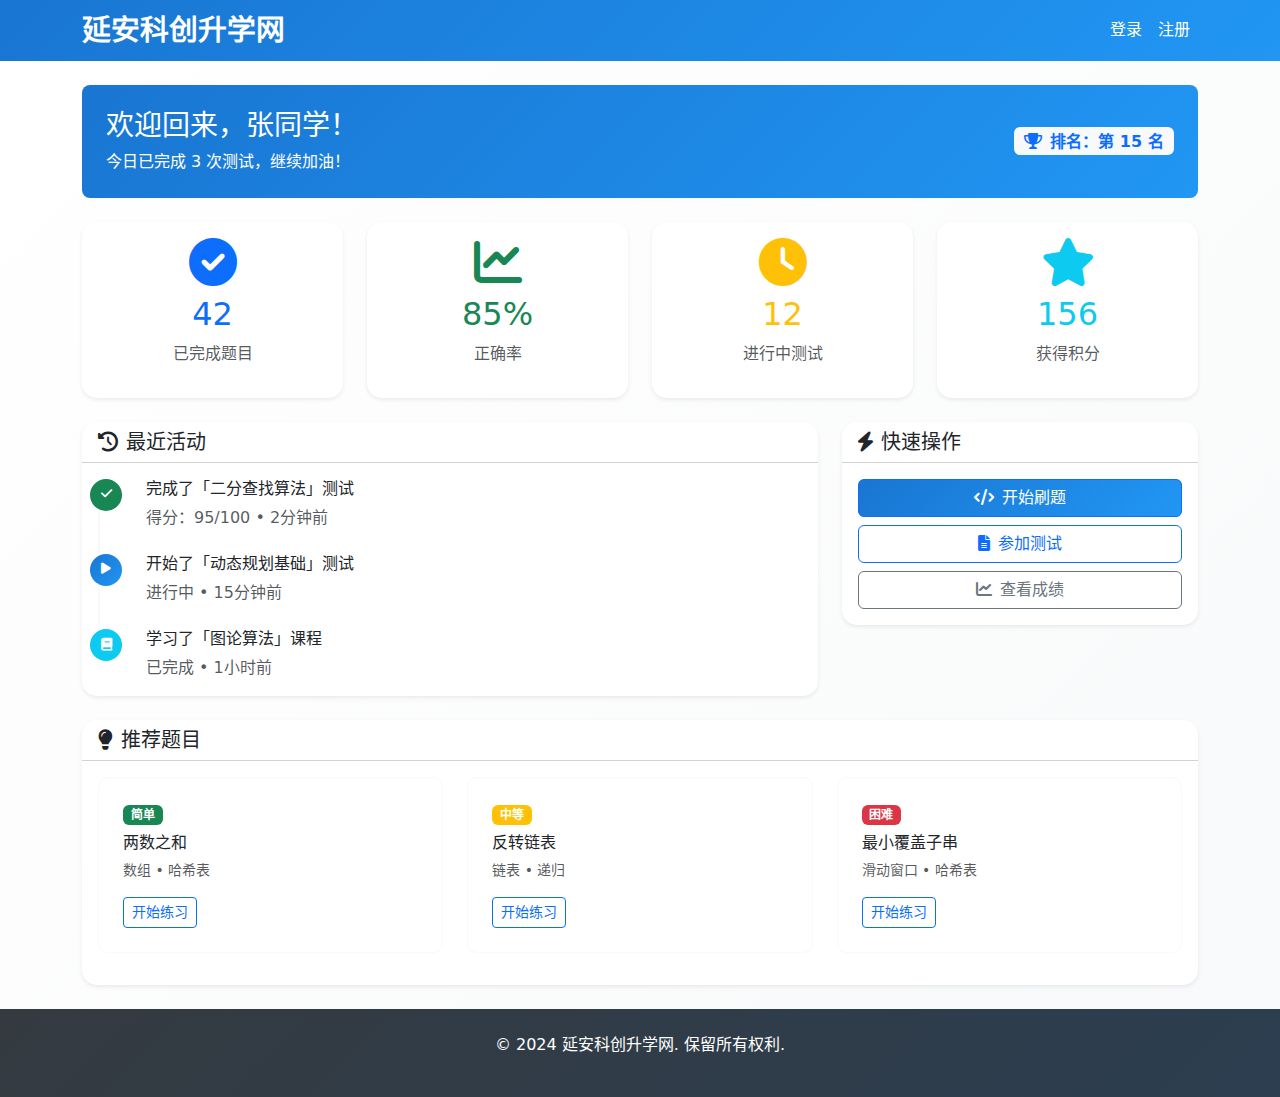
<file: Desktop/Trea开发/python课程/WebCourse/informatics-test-platform/dashboard.html>
<!DOCTYPE html>
<html lang="zh-CN">
<head>
    <meta charset="UTF-8">
    <meta name="viewport" content="width=device-width, initial-scale=1.0">
    <title>个人中心 - 延安科创升学网</title>
    <link rel="stylesheet" href="src/styles/main.css">
    <link href="https://cdn.jsdelivr.net/npm/bootstrap@5.3.0/dist/css/bootstrap.min.css" rel="stylesheet">
    <link href="https://cdnjs.cloudflare.com/ajax/libs/font-awesome/6.0.0/css/all.min.css" rel="stylesheet">
</head>
<body>
    <header class="header">
        <nav class="navbar navbar-expand-lg navbar-dark bg-primary">
            <div class="container">
                <a class="navbar-brand" href="index.html">
                    <h1 class="site-title">延安科创升学网</h1>
                </a>
                <button class="navbar-toggler" type="button" data-bs-toggle="collapse" data-bs-target="#mainNavigation">
                    <span class="navbar-toggler-icon"></span>
                </button>
                <div class="collapse navbar-collapse" id="mainNavigation">
                    <!-- 导航栏将由JavaScript动态生成 -->
                </div>
            </div>
        </nav>
    </header>

    <main class="main-content py-4">
        <div class="container">
            <!-- 欢迎横幅 -->
            <div class="row mb-4">
                <div class="col-12">
                    <div class="welcome-banner bg-gradient-blue text-white p-4 rounded-3">
                        <div class="row align-items-center">
                            <div class="col-md-8">
                                <h3>欢迎回来，张同学！</h3>
                                <p class="mb-0">今日已完成 3 次测试，继续加油！</p>
                            </div>
                            <div class="col-md-4 text-md-end">
                                <span class="badge bg-light text-primary fs-6">
                                    <i class="fas fa-trophy me-2"></i>排名：第 15 名
                                </span>
                            </div>
                        </div>
                    </div>
                </div>
            </div>

            <div class="row">
                <!-- 数据统计卡片 -->
                <div class="col-xl-3 col-md-6 mb-4">
                    <div class="card border-0 shadow-sm h-100">
                        <div class="card-body text-center">
                            <div class="text-primary mb-2">
                                <i class="fas fa-check-circle fa-3x"></i>
                            </div>
                            <h2 class="text-primary">42</h2>
                            <p class="text-muted">已完成题目</p>
                        </div>
                    </div>
                </div>

                <div class="col-xl-3 col-md-6 mb-4">
                    <div class="card border-0 shadow-sm h-100">
                        <div class="card-body text-center">
                            <div class="text-success mb-2">
                                <i class="fas fa-chart-line fa-3x"></i>
                            </div>
                            <h2 class="text-success">85%</h2>
                            <p class="text-muted">正确率</p>
                        </div>
                    </div>
                </div>

                <div class="col-xl-3 col-md-6 mb-4">
                    <div class="card border-0 shadow-sm h-100">
                        <div class="card-body text-center">
                            <div class="text-warning mb-2">
                                <i class="fas fa-clock fa-3x"></i>
                            </div>
                            <h2 class="text-warning">12</h2>
                            <p class="text-muted">进行中测试</p>
                        </div>
                    </div>
                </div>

                <div class="col-xl-3 col-md-6 mb-4">
                    <div class="card border-0 shadow-sm h-100">
                        <div class="card-body text-center">
                            <div class="text-info mb-2">
                                <i class="fas fa-star fa-3x"></i>
                            </div>
                            <h2 class="text-info">156</h2>
                            <p class="text-muted">获得积分</p>
                        </div>
                    </div>
                </div>
            </div>

            <div class="row">
                <!-- 最近活动 -->
                <div class="col-lg-8 mb-4">
                    <div class="card border-0 shadow-sm">
                        <div class="card-header bg-white">
                            <h5 class="card-title mb-0">
                                <i class="fas fa-history me-2"></i>最近活动
                            </h5>
                        </div>
                        <div class="card-body">
                            <div class="timeline">
                                <div class="timeline-item">
                                    <div class="timeline-icon bg-success">
                                        <i class="fas fa-check"></i>
                                    </div>
                                    <div class="timeline-content">
                                        <h6>完成了「二分查找算法」测试</h6>
                                        <p class="text-muted mb-0">得分：95/100 • 2分钟前</p>
                                    </div>
                                </div>
                                <div class="timeline-item">
                                    <div class="timeline-icon bg-primary">
                                        <i class="fas fa-play"></i>
                                    </div>
                                    <div class="timeline-content">
                                        <h6>开始了「动态规划基础」测试</h6>
                                        <p class="text-muted mb-0">进行中 • 15分钟前</p>
                                    </div>
                                </div>
                                <div class="timeline-item">
                                    <div class="timeline-icon bg-info">
                                        <i class="fas fa-book"></i>
                                    </div>
                                    <div class="timeline-content">
                                        <h6>学习了「图论算法」课程</h6>
                                        <p class="text-muted mb-0">已完成 • 1小时前</p>
                                    </div>
                                </div>
                            </div>
                        </div>
                    </div>
                </div>

                <!-- 快速操作 -->
                <div class="col-lg-4 mb-4">
                    <div class="card border-0 shadow-sm">
                        <div class="card-header bg-white">
                            <h5 class="card-title mb-0">
                                <i class="fas fa-bolt me-2"></i>快速操作
                            </h5>
                        </div>
                        <div class="card-body">
                            <div class="d-grid gap-2">
                                <a href="problems.html" class="btn btn-primary">
                                    <i class="fas fa-code me-2"></i>开始刷题
                                </a>
                                <a href="tests.html" class="btn btn-outline-primary">
                                    <i class="fas fa-file-alt me-2"></i>参加测试
                                </a>
                                <a href="results.html" class="btn btn-outline-secondary">
                                    <i class="fas fa-chart-line me-2"></i>查看成绩
                                </a>
                            </div>
                        </div>
                    </div>
                </div>
            </div>

            <!-- 推荐题目 -->
            <div class="row">
                <div class="col-12">
                    <div class="card border-0 shadow-sm">
                        <div class="card-header bg-white">
                            <h5 class="card-title mb-0">
                                <i class="fas fa-lightbulb me-2"></i>推荐题目
                            </h5>
                        </div>
                        <div class="card-body">
                            <div class="row">
                                <div class="col-md-4 mb-3">
                                    <div class="problem-card">
                                        <span class="badge bg-success mb-2">简单</span>
                                        <h6>两数之和</h6>
                                        <p class="text-muted small">数组 • 哈希表</p>
                                        <a href="#" class="btn btn-sm btn-outline-primary">开始练习</a>
                                    </div>
                                </div>
                                <div class="col-md-4 mb-3">
                                    <div class="problem-card">
                                        <span class="badge bg-warning mb-2">中等</span>
                                        <h6>反转链表</h6>
                                        <p class="text-muted small">链表 • 递归</p>
                                        <a href="#" class="btn btn-sm btn-outline-primary">开始练习</a>
                                    </div>
                                </div>
                                <div class="col-md-4 mb-3">
                                    <div class="problem-card">
                                        <span class="badge bg-danger mb-2">困难</span>
                                        <h6>最小覆盖子串</h6>
                                        <p class="text-muted small">滑动窗口 • 哈希表</p>
                                        <a href="#" class="btn btn-sm btn-outline-primary">开始练习</a>
                                    </div>
                                </div>
                            </div>
                        </div>
                    </div>
                </div>
            </div>
        </div>
    </main>

    <footer class="footer bg-dark text-white py-4">
        <div class="container text-center">
            <p>&copy; 2024 延安科创升学网. 保留所有权利.</p>
        </div>
    </footer>

    <script src="https://cdn.jsdelivr.net/npm/bootstrap@5.3.0/dist/js/bootstrap.bundle.min.js"></script>
    <script src="src/js/main.js"></script>
    <script>
        // 页面特定初始化
        document.addEventListener('DOMContentLoaded', function() {
            console.log('仪表板页面初始化完成');
            
            // 检查是否有传递过来的数据
            if (window.DataManager) {
                const pageData = window.DataManager.get('pageData');
                if (pageData) {
                    console.log('接收到页面数据:', pageData);
                    // 可以在这里使用传递过来的数据
                    // 例如更新页面内容或显示通知
                    if (pageData.message) {
                        UIUtils.showToast(pageData.message, 'info');
                    }
                }
            }
        });
    </script>

    <style>
        .welcome-banner {
            background: linear-gradient(135deg, var(--primary-blue) 0%, var(--secondary-blue) 100%);
        }
        
        .timeline {
            position: relative;
            padding-left: 2rem;
        }
        
        .timeline-item {
            position: relative;
            padding-bottom: 1.5rem;
        }
        
        .timeline-item:last-child {
            padding-bottom: 0;
        }
        
        .timeline-item::before {
            content: '';
            position: absolute;
            left: -2rem;
            top: 0;
            bottom: 0;
            width: 2px;
            background: var(--gray-light);
        }
        
        .timeline-item:last-child::before {
            height: 1.5rem;
        }
        
        .timeline-icon {
            position: absolute;
            left: -2.5rem;
            top: 0;
            width: 2rem;
            height: 2rem;
            border-radius: 50%;
            display: flex;
            align-items: center;
            justify-content: center;
            color: white;
            font-size: 0.8rem;
        }
        
        .timeline-content {
            margin-left: 1rem;
        }
        
        .problem-card {
            padding: 1.5rem;
            border: 1px solid var(--gray-light);
            border-radius: 10px;
            transition: all 0.3s ease;
        }
        
        .problem-card:hover {
            transform: translateY(-2px);
            box-shadow: 0 4px 15px rgba(0, 0, 0, 0.1);
        }
        
        .card {
            border-radius: 15px;
        }
        
        .card-header {
            border-radius: 15px 15px 0 0 !important;
        }
    </style>
</body>
</html>
</file>
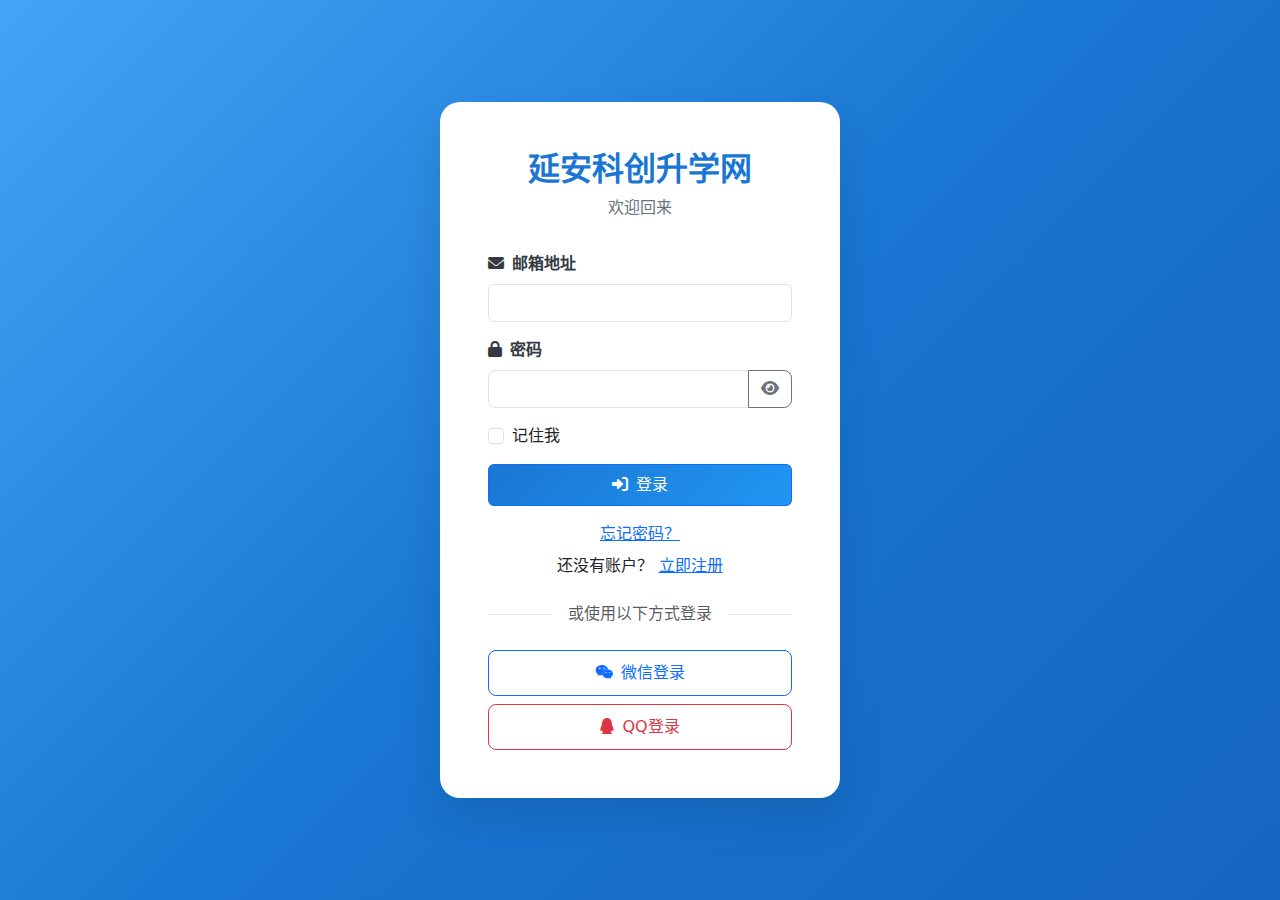
<file: Desktop/Trea开发/python课程/WebCourse/informatics-test-platform/login.html>
<!DOCTYPE html>
<html lang="zh-CN">
<head>
    <meta charset="UTF-8">
    <meta name="viewport" content="width=device-width, initial-scale=1.0">
    <title>登录 - 延安科创升学网</title>
    <link rel="stylesheet" href="src/styles/main.css">
    <link href="https://cdn.jsdelivr.net/npm/bootstrap@5.3.0/dist/css/bootstrap.min.css" rel="stylesheet">
    <link href="https://cdnjs.cloudflare.com/ajax/libs/font-awesome/6.0.0/css/all.min.css" rel="stylesheet">
</head>
<body>
    <div class="auth-container">
        <div class="auth-card">
            <div class="auth-logo">
                <h2>延安科创升学网</h2>
                <p>欢迎回来</p>
            </div>

            <form id="loginForm" class="needs-validation" novalidate>
                <div class="mb-3">
                    <label for="loginEmail" class="form-label">
                        <i class="fas fa-envelope me-2"></i>邮箱地址
                    </label>
                    <input type="email" class="form-control" id="loginEmail" required>
                    <div class="invalid-feedback">请输入有效的邮箱地址</div>
                </div>

                <div class="mb-3">
                    <label for="loginPassword" class="form-label">
                        <i class="fas fa-lock me-2"></i>密码
                    </label>
                    <div class="input-group">
                        <input type="password" class="form-control" id="loginPassword" required>
                        <button type="button" class="btn btn-outline-secondary" id="togglePassword">
                            <i class="fas fa-eye"></i>
                        </button>
                    </div>
                    <div class="invalid-feedback">请输入密码</div>
                </div>

                <div class="mb-3 form-check">
                    <input type="checkbox" class="form-check-input" id="rememberMe">
                    <label class="form-check-label" for="rememberMe">记住我</label>
                </div>

                <button type="submit" class="btn btn-primary w-100 py-2">
                    <i class="fas fa-sign-in-alt me-2"></i>登录
                </button>

                <div class="text-center mt-3">
                    <a href="#" class="text-primary d-block mb-2">忘记密码？</a>
                    <p>还没有账户？ <a href="register.html" class="text-primary">立即注册</a></p>
                </div>

                <div class="separator my-4">
                    <span class="bg-white px-3 text-muted">或使用以下方式登录</span>
                </div>

                <div class="social-login">
                    <button type="button" class="btn btn-outline-primary w-100 mb-2">
                        <i class="fab fa-weixin me-2"></i>微信登录
                    </button>
                    <button type="button" class="btn btn-outline-danger w-100">
                        <i class="fab fa-qq me-2"></i>QQ登录
                    </button>
                </div>
            </form>
        </div>
    </div>

    <script src="https://cdn.jsdelivr.net/npm/bootstrap@5.3.0/dist/js/bootstrap.bundle.min.js"></script>
    <script src="src/js/main.js"></script>
    <script>
        document.addEventListener('DOMContentLoaded', function() {
            // 确保authManager全局可用
            if (!window.authManager) {
                window.authManager = new AuthManager();
            }
            
            // 初始化应用
            try {
                App.init();
                console.log('登录页面初始化完成');
            } catch (error) {
                console.error('应用初始化失败:', error);
            }
            const form = document.getElementById('loginForm');
            const togglePassword = document.getElementById('togglePassword');
            const passwordInput = document.getElementById('loginPassword');

            // 显示/隐藏密码
            togglePassword.addEventListener('click', function() {
                const type = passwordInput.getAttribute('type') === 'password' ? 'text' : 'password';
                passwordInput.setAttribute('type', type);
                
                const icon = togglePassword.querySelector('i');
                if (type === 'text') {
                    icon.classList.remove('fa-eye');
                    icon.classList.add('fa-eye-slash');
                } else {
                    icon.classList.remove('fa-eye-slash');
                    icon.classList.add('fa-eye');
                }
            });

            form.addEventListener('submit', function(event) {
                event.preventDefault();
                
                if (!form.checkValidity()) {
                    event.stopPropagation();
                    form.classList.add('was-validated');
                    return;
                }

                const email = document.getElementById('loginEmail').value;
                const password = document.getElementById('loginPassword').value;
                const rememberMe = document.getElementById('rememberMe').checked;

                // 使用authManager进行登录验证
                if (email && password) {
                    // 模拟用户数据
                    const userData = {
                        email: email,
                        firstName: '张',
                        lastName: '同学',
                        loginTime: new Date().toISOString()
                    };
                    
                    // 保存用户信息
                    if (window.authManager) {
                        window.authManager.saveUser(userData);
                        // 显示登录成功消息
                        alert('登录成功！欢迎回来');
                        
                        // 保存记住我设置
                        if (rememberMe) {
                            localStorage.setItem('rememberMe', 'true');
                            localStorage.setItem('userEmail', email);
                        }
                        
                        // 跳转到首页
                        setTimeout(function() {
                            window.location.href = 'index.html';
                        }, 1000);
                    } else {
                        alert('系统错误：认证管理器未初始化');
                    }
                } else {
                    alert('登录失败，请检查邮箱和密码');
                }
            });

            // 自动填充记住的邮箱
            if (localStorage.getItem('rememberMe') === 'true') {
                const savedEmail = localStorage.getItem('userEmail');
                if (savedEmail) {
                    document.getElementById('loginEmail').value = savedEmail;
                    document.getElementById('rememberMe').checked = true;
                }
            }

            // 实时验证
            form.addEventListener('input', function(event) {
                const input = event.target;
                if (input.checkValidity()) {
                    input.classList.remove('is-invalid');
                    input.classList.add('is-valid');
                } else {
                    input.classList.remove('is-valid');
                    input.classList.add('is-invalid');
                }
            });
        });
    </script>

    <style>
        .separator {
            position: relative;
            text-align: center;
        }
        
        .separator::before {
            content: '';
            position: absolute;
            top: 50%;
            left: 0;
            right: 0;
            height: 1px;
            background: #dee2e6;
            z-index: 1;
        }
        
        .separator span {
            position: relative;
            z-index: 2;
        }
        
        .social-login .btn {
            border-radius: 8px;
            padding: 10px;
            font-weight: 500;
            transition: all 0.3s ease;
        }
        
        .social-login .btn:hover {
            transform: translateY(-2px);
        }
        
        .input-group .btn {
            border-radius: 0 8px 8px 0;
        }
        
        .input-group .form-control {
            border-radius: 8px 0 0 8px;
        }
    </style>
</body>
</html>
</file>
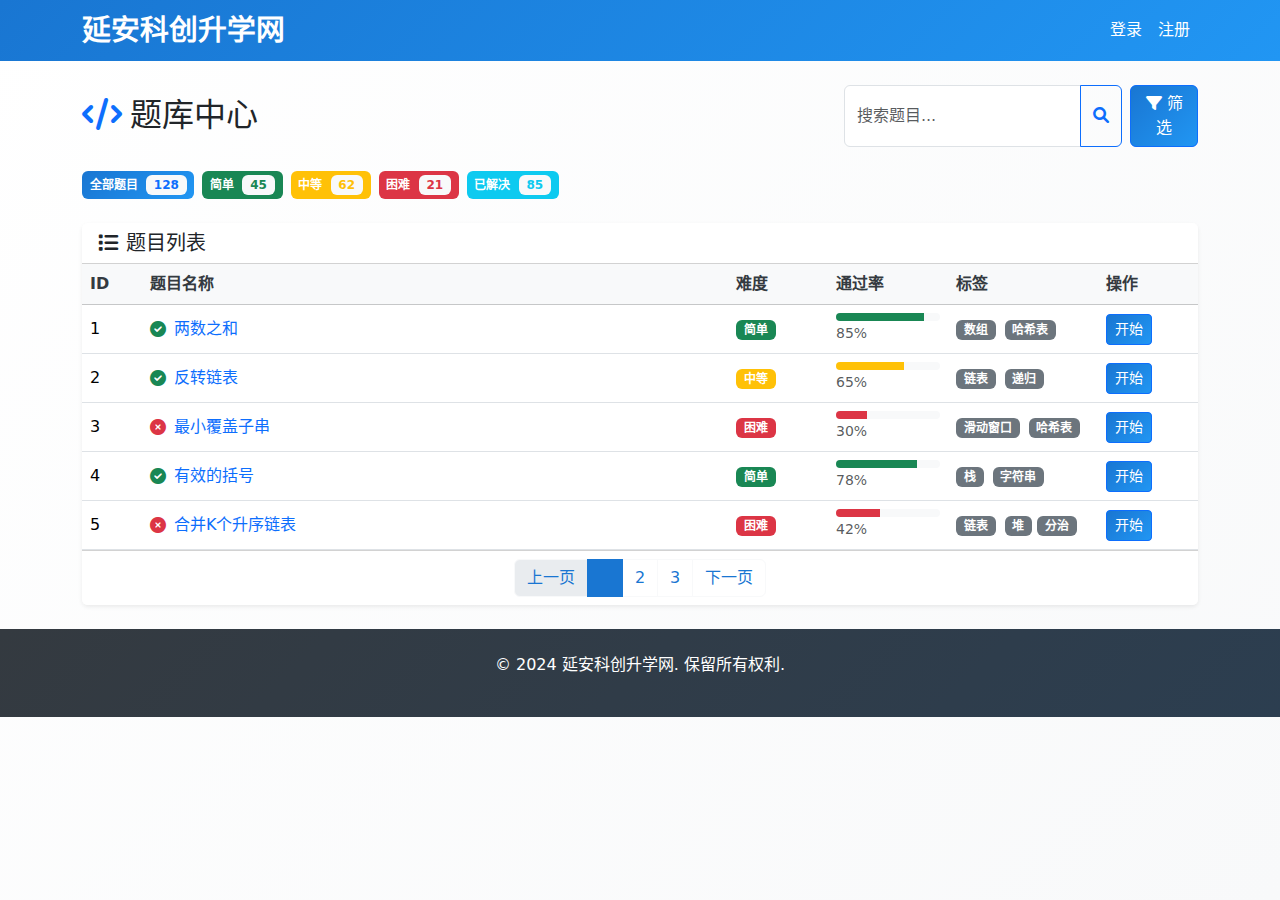
<file: Desktop/Trea开发/python课程/WebCourse/informatics-test-platform/problems.html>
<!DOCTYPE html>
<html lang="zh-CN">
<head>
    <meta charset="UTF-8">
    <meta name="viewport" content="width=device-width, initial-scale=1.0">
    <title>题库 - 延安科创升学网</title>
    <link rel="stylesheet" href="src/styles/main.css">
    <link href="https://cdn.jsdelivr.net/npm/bootstrap@5.3.0/dist/css/bootstrap.min.css" rel="stylesheet">
    <link href="https://cdnjs.cloudflare.com/ajax/libs/font-awesome/6.0.0/css/all.min.css" rel="stylesheet">
</head>
<body>
    <header class="header">
        <nav class="navbar navbar-expand-lg navbar-dark bg-primary">
            <div class="container">
                <a class="navbar-brand" href="index.html">
                    <h1 class="site-title">延安科创升学网</h1>
                </a>
                <button class="navbar-toggler" type="button" data-bs-toggle="collapse" data-bs-target="#mainNavigation">
                    <span class="navbar-toggler-icon"></span>
                </button>
                <div class="collapse navbar-collapse" id="mainNavigation">
                    <!-- 导航栏将由JavaScript动态生成 -->
                </div>
            </div>
        </nav>
    </header>

    <main class="main-content py-4">
        <div class="container">
            <!-- 页面标题和搜索 -->
            <div class="row mb-4">
                <div class="col-12">
                    <div class="d-flex justify-content-between align-items-center">
                        <h2 class="mb-0">
                            <i class="fas fa-code me-2 text-primary"></i>题库中心
                        </h2>
                        <div class="d-flex gap-2">
                            <div class="input-group" style="max-width: 300px;">
                                <input type="text" class="form-control" placeholder="搜索题目..." id="searchInput">
                                <button class="btn btn-outline-primary" type="button" id="searchBtn">
                                    <i class="fas fa-search"></i>
                                </button>
                            </div>
                            <button class="btn btn-primary" data-bs-toggle="modal" data-bs-target="#filterModal">
                                <i class="fas fa-filter"></i> 筛选
                            </button>
                        </div>
                    </div>
                </div>
            </div>

            <!-- 筛选标签 -->
            <div class="row mb-4">
                <div class="col-12">
                    <div class="d-flex flex-wrap gap-2 align-items-center">
                        <span class="badge bg-primary">
                            全部题目 <span class="badge bg-light text-primary ms-1">128</span>
                        </span>
                        <span class="badge bg-success">简单 <span class="badge bg-light text-success ms-1">45</span></span>
                        <span class="badge bg-warning">中等 <span class="badge bg-light text-warning ms-1">62</span></span>
                        <span class="badge bg-danger">困难 <span class="badge bg-light text-danger ms-1">21</span></span>
                        <span class="badge bg-info">已解决 <span class="badge bg-light text-info ms-1">85</span></span>
                    </div>
                </div>
            </div>

            <!-- 题目列表 -->
            <div class="row">
                <div class="col-12">
                    <div class="card border-0 shadow-sm">
                        <div class="card-header bg-white">
                            <h5 class="card-title mb-0">
                                <i class="fas fa-list me-2"></i>题目列表
                            </h5>
                        </div>
                        <div class="card-body p-0">
                            <div class="table-responsive">
                                <table class="table table-hover mb-0">
                                    <thead class="table-light">
                                        <tr>
                                            <th style="width: 60px;">ID</th>
                                            <th>题目名称</th>
                                            <th style="width: 100px;">难度</th>
                                            <th style="width: 120px;">通过率</th>
                                            <th style="width: 150px;">标签</th>
                                            <th style="width: 100px;">操作</th>
                                        </tr>
                                    </thead>
                                    <tbody>
                                        <tr>
                                            <td>1</td>
                                            <td>
                                                <div class="d-flex align-items-center">
                                                    <i class="fas fa-check-circle text-success me-2" title="已解决"></i>
                                                    <a href="problem-detail.html?id=1" class="text-decoration-none">
                                                        两数之和
                                                    </a>
                                                </div>
                                            </td>
                                            <td><span class="badge bg-success">简单</span></td>
                                            <td>
                                                <div class="progress" style="height: 8px;">
                                                    <div class="progress-bar bg-success" style="width: 85%"></div>
                                                </div>
                                                <small class="text-muted">85%</small>
                                            </td>
                                            <td>
                                                <span class="badge bg-secondary me-1">数组</span>
                                                <span class="badge bg-secondary">哈希表</span>
                                            </td>
                                            <td>
                                                <a href="problem-detail.html?id=1" class="btn btn-sm btn-primary">
                                                    开始
                                                </a>
                                            </td>
                                        </tr>
                                        <tr>
                                            <td>2</td>
                                            <td>
                                                <div class="d-flex align-items-center">
                                                    <i class="fas fa-check-circle text-success me-2" title="已解决"></i>
                                                    <a href="problem-detail.html?id=2" class="text-decoration-none">
                                                        反转链表
                                                    </a>
                                                </div>
                                            </td>
                                            <td><span class="badge bg-warning">中等</span></td>
                                            <td>
                                                <div class="progress" style="height: 8px;">
                                                    <div class="progress-bar bg-warning" style="width: 65%"></div>
                                                </div>
                                                <small class="text-muted">65%</small>
                                            </td>
                                            <td>
                                                <span class="badge bg-secondary me-1">链表</span>
                                                <span class="badge bg-secondary">递归</span>
                                            </td>
                                            <td>
                                                <a href="problem-detail.html?id=2" class="btn btn-sm btn-primary">
                                                    开始
                                                </a>
                                            </td>
                                        </tr>
                                        <tr>
                                            <td>3</td>
                                            <td>
                                                <div class="d-flex align-items-center">
                                                    <i class="fas fa-times-circle text-danger me-2" title="未解决"></i>
                                                    <a href="problem-detail.html?id=3" class="text-decoration-none">
                                                        最小覆盖子串
                                                    </a>
                                                </div>
                                            </td>
                                            <td><span class="badge bg-danger">困难</span></td>
                                            <td>
                                                <div class="progress" style="height: 8px;">
                                                    <div class="progress-bar bg-danger" style="width: 30%"></div>
                                                </div>
                                                <small class="text-muted">30%</small>
                                            </td>
                                            <td>
                                                <span class="badge bg-secondary me-1">滑动窗口</span>
                                                <span class="badge bg-secondary">哈希表</span>
                                            </td>
                                            <td>
                                                <a href="problem-detail.html?id=3" class="btn btn-sm btn-primary">
                                                    开始
                                                </a>
                                            </td>
                                        </tr>
                                        <tr>
                                            <td>4</td>
                                            <td>
                                                <div class="d-flex align-items-center">
                                                    <i class="fas fa-check-circle text-success me-2" title="已解决"></i>
                                                    <a href="problem-detail.html?id=4" class="text-decoration-none">
                                                        有效的括号
                                                    </a>
                                                </div>
                                            </td>
                                            <td><span class="badge bg-success">简单</span></td>
                                            <td>
                                                <div class="progress" style="height: 8px;">
                                                    <div class="progress-bar bg-success" style="width: 78%"></div>
                                                </div>
                                                <small class="text-muted">78%</small>
                                            </td>
                                            <td>
                                                <span class="badge bg-secondary me-1">栈</span>
                                                <span class="badge bg-secondary">字符串</span>
                                            </td>
                                            <td>
                                                <a href="problem-detail.html?id=4" class="btn btn-sm btn-primary">
                                                    开始
                                                </a>
                                            </td>
                                        </tr>
                                        <tr>
                                            <td>5</td>
                                            <td>
                                                <div class="d-flex align-items-center">
                                                    <i class="fas fa-times-circle text-danger me-2" title="未解决"></i>
                                                    <a href="problem-detail.html?id=5" class="text-decoration-none">
                                                        合并K个升序链表
                                                    </a>
                                                </div>
                                            </td>
                                            <td><span class="badge bg-danger">困难</span></td>
                                            <td>
                                                <div class="progress" style="height: 8px;">
                                                    <div class="progress-bar bg-danger" style="width: 42%"></div>
                                                </div>
                                                <small class="text-muted">42%</small>
                                            </td>
                                            <td>
                                                <span class="badge bg-secondary me-1">链表</span>
                                                <span class="badge bg-secondary">堆</span>
                                                <span class="badge bg-secondary">分治</span>
                                            </td>
                                            <td>
                                                <a href="problem-detail.html?id=5" class="btn btn-sm btn-primary">
                                                    开始
                                                </a>
                                            </td>
                                        </tr>
                                    </tbody>
                                </table>
                            </div>
                        </div>
                        <div class="card-footer bg-white">
                            <nav aria-label="Page navigation">
                                <ul class="pagination justify-content-center mb-0">
                                    <li class="page-item disabled">
                                        <a class="page-link" href="#" tabindex="-1">上一页</a>
                                    </li>
                                    <li class="page-item active">
                                        <a class="page-link" href="#">1</a>
                                    </li>
                                    <li class="page-item">
                                        <a class="page-link" href="#">2</a>
                                    </li>
                                    <li class="page-item">
                                        <a class="page-link" href="#">3</a>
                                    </li>
                                    <li class="page-item">
                                        <a class="page-link" href="#">下一页</a>
                                    </li>
                                </ul>
                            </nav>
                        </div>
                    </div>
                </div>
            </div>
        </div>
    </main>

    <!-- 筛选模态框 -->
    <div class="modal fade" id="filterModal" tabindex="-1">
        <div class="modal-dialog">
            <div class="modal-content">
                <div class="modal-header">
                    <h5 class="modal-title">题目筛选</h5>
                    <button type="button" class="btn-close" data-bs-dismiss="modal"></button>
                </div>
                <div class="modal-body">
                    <div class="mb-3">
                        <label class="form-label">难度</label>
                        <div class="form-check">
                            <input class="form-check-input" type="checkbox" id="difficultyEasy" checked>
                            <label class="form-check-label" for="difficultyEasy">
                                <span class="badge bg-success">简单</span>
                            </label>
                        </div>
                        <div class="form-check">
                            <input class="form-check-input" type="checkbox" id="difficultyMedium" checked>
                            <label class="form-check-label" for="difficultyMedium">
                                <span class="badge bg-warning">中等</span>
                            </label>
                        </div>
                        <div class="form-check">
                            <input class="form-check-input" type="checkbox" id="difficultyHard" checked>
                            <label class="form-check-label" for="difficultyHard">
                                <span class="badge bg-danger">困难</span>
                            </label>
                        </div>
                    </div>
                    
                    <div class="mb-3">
                        <label class="form-label">状态</label>
                        <div class="form-check">
                            <input class="form-check-input" type="checkbox" id="statusSolved" checked>
                            <label class="form-check-label" for="statusSolved">已解决</label>
                        </div>
                        <div class="form-check">
                            <input class="form-check-input" type="checkbox" id="statusUnsolved" checked>
                            <label class="form-check-label" for="statusUnsolved">未解决</label>
                        </div>
                    </div>
                    
                    <div class="mb-3">
                        <label class="form-label">标签</label>
                        <select class="form-select" multiple>
                            <option value="array">数组</option>
                            <option value="linkedlist">链表</option>
                            <option value="string">字符串</option>
                            <option value="tree">树</option>
                            <option value="graph">图</option>
                            <option value="dp">动态规划</option>
                            <option value="backtracking">回溯</option>
                        </select>
                    </div>
                </div>
                <div class="modal-footer">
                    <button type="button" class="btn btn-secondary" data-bs-dismiss="modal">取消</button>
                    <button type="button" class="btn btn-primary" data-bs-dismiss="modal">应用筛选</button>
                </div>
            </div>
        </div>
    </div>

    <footer class="footer bg-dark text-white py-4">
        <div class="container text-center">
            <p>&copy; 2024 延安科创升学网. 保留所有权利.</p>
        </div>
    </footer>

    <script src="https://cdn.jsdelivr.net/npm/bootstrap@5.3.0/dist/js/bootstrap.bundle.min.js"></script>
    <script src="src/js/main.js"></script>
    <script>
        // 题库页面特定功能
        document.addEventListener('DOMContentLoaded', function() {
            // 搜索功能
            const searchInput = document.getElementById('searchInput');
            const searchBtn = document.getElementById('searchBtn');
            
            searchBtn.addEventListener('click', function() {
                performSearch(searchInput.value);
            });
            
            searchInput.addEventListener('keypress', function(e) {
                if (e.key === 'Enter') {
                    performSearch(searchInput.value);
                }
            });
            
            function performSearch(query) {
                if (query.trim()) {
                    alert('搜索: ' + query);
                    // 实际项目中这里会调用API进行搜索
                }
            }
            
            // 筛选功能
            const filterModal = document.getElementById('filterModal');
            filterModal.addEventListener('shown.bs.modal', function() {
                // 初始化筛选选项
            });
        });
    </script>

    <style>
        .table th {
            border-top: none;
            font-weight: 600;
            color: var(--gray-dark);
        }
        
        .table td {
            vertical-align: middle;
        }
        
        .progress {
            background-color: var(--gray-light);
        }
        
        .badge {
            font-size: 0.75rem;
        }
        
        .pagination .page-link {
            color: var(--primary-blue);
            border: 1px solid var(--gray-light);
        }
        
        .pagination .page-item.active .page-link {
            background-color: var(--primary-blue);
            border-color: var(--primary-blue);
        }
        
        .form-check-label .badge {
            font-size: 0.7rem;
        }
    </style>
</body>
</html>
</file>
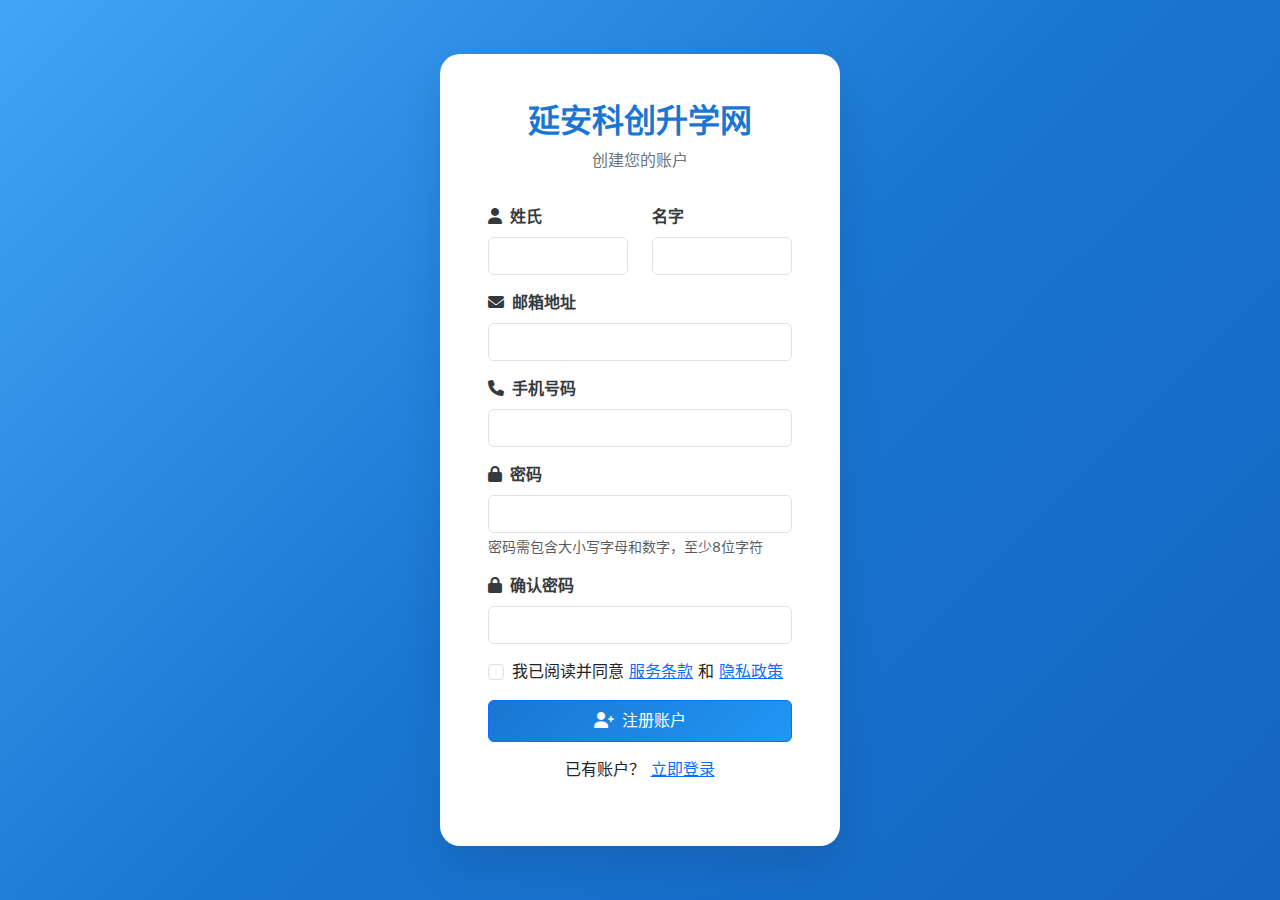
<file: Desktop/Trea开发/python课程/WebCourse/informatics-test-platform/register.html>
<!DOCTYPE html>
<html lang="zh-CN">
<head>
    <meta charset="UTF-8">
    <meta name="viewport" content="width=device-width, initial-scale=1.0">
    <title>注册 - 延安科创升学网</title>
    <link rel="stylesheet" href="src/styles/main.css">
    <link href="https://cdn.jsdelivr.net/npm/bootstrap@5.3.0/dist/css/bootstrap.min.css" rel="stylesheet">
    <link href="https://cdnjs.cloudflare.com/ajax/libs/font-awesome/6.0.0/css/all.min.css" rel="stylesheet">
</head>
<body>
    <div class="auth-container">
        <div class="auth-card">
            <div class="auth-logo">
                <h2>延安科创升学网</h2>
                <p>创建您的账户</p>
            </div>

            <form id="registerForm" class="needs-validation" novalidate>
                <div class="row">
                    <div class="col-md-6 mb-3">
                        <label for="firstName" class="form-label">
                            <i class="fas fa-user me-2"></i>姓氏
                        </label>
                        <input type="text" class="form-control" id="firstName" required>
                        <div class="invalid-feedback">请输入您的姓氏</div>
                    </div>
                    <div class="col-md-6 mb-3">
                        <label for="lastName" class="form-label">名字</label>
                        <input type="text" class="form-control" id="lastName" required>
                        <div class="invalid-feedback">请输入您的名字</div>
                    </div>
                </div>

                <div class="mb-3">
                    <label for="email" class="form-label">
                        <i class="fas fa-envelope me-2"></i>邮箱地址
                    </label>
                    <input type="email" class="form-control" id="email" required>
                    <div class="invalid-feedback">请输入有效的邮箱地址</div>
                </div>

                <div class="mb-3">
                    <label for="phone" class="form-label">
                        <i class="fas fa-phone me-2"></i>手机号码
                    </label>
                    <input type="tel" class="form-control" id="phone" pattern="[0-9]{11}" required>
                    <div class="invalid-feedback">请输入11位手机号码</div>
                </div>

                <div class="mb-3">
                    <label for="password" class="form-label">
                        <i class="fas fa-lock me-2"></i>密码
                    </label>
                    <input type="password" class="form-control" id="password" 
                           pattern="^(?=.*[a-z])(?=.*[A-Z])(?=.*\d).{8,}$" required>
                    <div class="invalid-feedback">
                        密码必须包含大小写字母和数字，且长度至少8位
                    </div>
                    <div class="form-text">
                        密码需包含大小写字母和数字，至少8位字符
                    </div>
                </div>

                <div class="mb-3">
                    <label for="confirmPassword" class="form-label">
                        <i class="fas fa-lock me-2"></i>确认密码
                    </label>
                    <input type="password" class="form-control" id="confirmPassword" required>
                    <div class="invalid-feedback">两次输入的密码不一致</div>
                </div>

                <div class="mb-3 form-check">
                    <input type="checkbox" class="form-check-input" id="agreeTerms" required>
                    <label class="form-check-label" for="agreeTerms">
                        我已阅读并同意 <a href="#" class="text-primary">服务条款</a> 和 <a href="#" class="text-primary">隐私政策</a>
                    </label>
                    <div class="invalid-feedback">请同意服务条款</div>
                </div>

                <button type="submit" class="btn btn-primary w-100 py-2">
                    <i class="fas fa-user-plus me-2"></i>注册账户
                </button>

                <div class="text-center mt-3">
                    <p>已有账户？ <a href="login.html" class="text-primary">立即登录</a></p>
                </div>
            </form>
        </div>
    </div>

    <script src="https://cdn.jsdelivr.net/npm/bootstrap@5.3.0/dist/js/bootstrap.bundle.min.js"></script>
    <script src="src/js/main.js"></script>
    <script>
        // 表单验证
        document.addEventListener('DOMContentLoaded', function() {
            // 确保authManager全局可用
            if (!window.authManager) {
                window.authManager = new AuthManager();
            }
            
            // 初始化应用
            try {
                App.init();
                console.log('注册页面初始化完成');
            } catch (error) {
                console.error('应用初始化失败:', error);
            }
            const form = document.getElementById('registerForm');
            const password = document.getElementById('password');
            const confirmPassword = document.getElementById('confirmPassword');

            // 密码确认验证
            confirmPassword.addEventListener('input', function() {
                if (password.value !== confirmPassword.value) {
                    confirmPassword.setCustomValidity('两次输入的密码不一致');
                } else {
                    confirmPassword.setCustomValidity('');
                }
            });

            form.addEventListener('submit', function(event) {
                event.preventDefault();
                
                if (!form.checkValidity()) {
                    event.stopPropagation();
                    form.classList.add('was-validated');
                    return;
                }

                // 注册成功，保存用户数据
                const formData = {
                    firstName: document.getElementById('firstName').value,
                    lastName: document.getElementById('lastName').value,
                    email: document.getElementById('email').value,
                    phone: document.getElementById('phone').value,
                    registerTime: new Date().toISOString()
                };

                // 保存用户信息
                if (window.authManager) {
                    window.authManager.saveUser(formData);
                    // 显示成功消息
                    alert('注册成功！欢迎 ' + formData.firstName + ' ' + formData.lastName);
                    
                    // 跳转到登录页面
                    setTimeout(function() {
                        window.location.href = 'login.html';
                    }, 1000);
                } else {
                    alert('系统错误：认证管理器未初始化');
                }
            });

            // 实时验证
            form.addEventListener('input', function(event) {
                const input = event.target;
                if (input.checkValidity()) {
                    input.classList.remove('is-invalid');
                    input.classList.add('is-valid');
                } else {
                    input.classList.remove('is-valid');
                    input.classList.add('is-invalid');
                }
            });
        });
    </script>
</body>
</html>
</file>
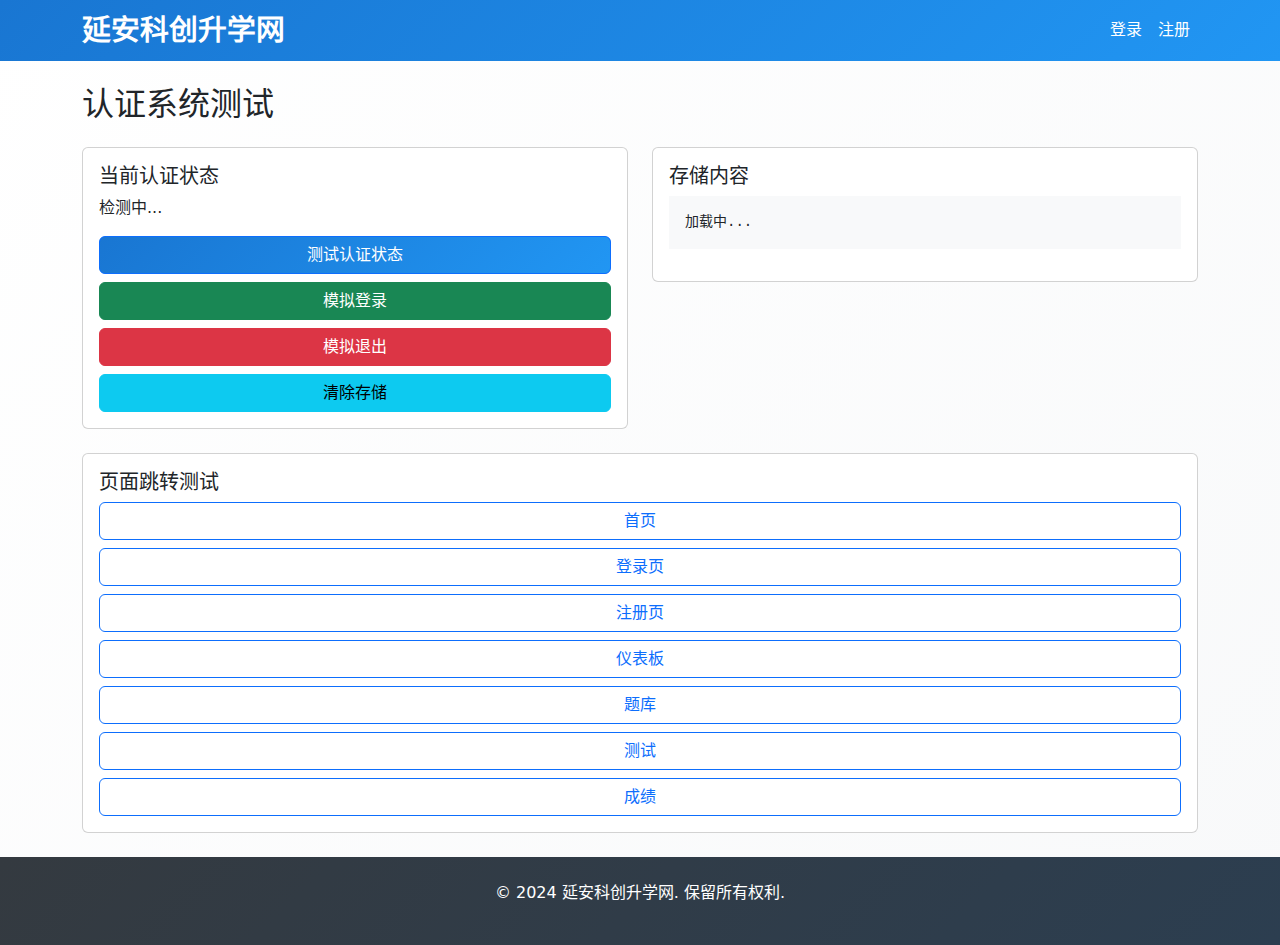
<file: Desktop/Trea开发/python课程/WebCourse/informatics-test-platform/test-auth.html>
<!DOCTYPE html>
<html lang="zh-CN">
<head>
    <meta charset="UTF-8">
    <meta name="viewport" content="width=device-width, initial-scale=1.0">
    <title>认证测试 - 延安科创升学网</title>
    <link rel="stylesheet" href="src/styles/main.css">
    <link href="https://cdn.jsdelivr.net/npm/bootstrap@5.3.0/dist/css/bootstrap.min.css" rel="stylesheet">
    <link href="https://cdnjs.cloudflare.com/ajax/libs/font-awesome/6.0.0/css/all.min.css" rel="stylesheet">
</head>
<body>
    <header class="header">
        <nav class="navbar navbar-expand-lg navbar-dark bg-primary">
            <div class="container">
                <a class="navbar-brand" href="index.html">
                    <h1 class="site-title">延安科创升学网</h1>
                </a>
                <button class="navbar-toggler" type="button" data-bs-toggle="collapse" data-bs-target="#mainNavigation">
                    <span class="navbar-toggler-icon"></span>
                </button>
                <div class="collapse navbar-collapse" id="mainNavigation">
                    <!-- 导航栏将由JavaScript动态生成 -->
                </div>
            </div>
        </nav>
    </header>

    <main class="main-content py-4">
        <div class="container">
            <h2>认证系统测试</h2>
            
            <div class="row mt-4">
                <div class="col-md-6">
                    <div class="card">
                        <div class="card-body">
                            <h5 class="card-title">当前认证状态</h5>
                            <div id="authStatus">
                                <p>检测中...</p>
                            </div>
                            <div class="d-grid gap-2">
                                <button class="btn btn-primary" onclick="testAuth()">
                                    测试认证状态
                                </button>
                                <button class="btn btn-success" onclick="simulateLogin()">
                                    模拟登录
                                </button>
                                <button class="btn btn-danger" onclick="simulateLogout()">
                                    模拟退出
                                </button>
                                <button class="btn btn-info" onclick="clearStorage()">
                                    清除存储
                                </button>
                            </div>
                        </div>
                    </div>
                </div>
                
                <div class="col-md-6">
                    <div class="card">
                        <div class="card-body">
                            <h5 class="card-title">存储内容</h5>
                            <pre id="storageContent" class="bg-light p-3">加载中...</pre>
                        </div>
                    </div>
                </div>
            </div>
            
            <div class="row mt-4">
                <div class="col-12">
                    <div class="card">
                        <div class="card-body">
                            <h5 class="card-title">页面跳转测试</h5>
                            <div class="d-grid gap-2">
                                <a href="index.html" class="btn btn-outline-primary">首页</a>
                                <a href="login.html" class="btn btn-outline-primary">登录页</a>
                                <a href="register.html" class="btn btn-outline-primary">注册页</a>
                                <a href="dashboard.html" class="btn btn-outline-primary">仪表板</a>
                                <a href="problems.html" class="btn btn-outline-primary">题库</a>
                                <a href="tests.html" class="btn btn-outline-primary">测试</a>
                                <a href="results.html" class="btn btn-outline-primary">成绩</a>
                            </div>
                        </div>
                    </div>
                </div>
            </div>
        </div>
    </main>

    <footer class="footer bg-dark text-white py-4">
        <div class="container text-center">
            <p>&copy; 2024 延安科创升学网. 保留所有权利.</p>
        </div>
    </footer>

    <script src="https://cdn.jsdelivr.net/npm/bootstrap@5.3.0/dist/js/bootstrap.bundle.min.js"></script>
    <script src="src/js/main.js"></script>
    <script>
        function updateAuthStatus() {
            const authManager = window.authManager;
            const statusDiv = document.getElementById('authStatus');
            const storagePre = document.getElementById('storageContent');
            
            if (!authManager) {
                statusDiv.innerHTML = '<div class="alert alert-danger">authManager 未定义</div>';
                return;
            }
            
            // 显示认证状态
            const isLoggedIn = authManager.isLoggedIn();
            statusDiv.innerHTML = `
                <div class="alert alert-${isLoggedIn ? 'success' : 'warning'}">
                    <strong>登录状态:</strong> ${isLoggedIn ? '已登录' : '未登录'}
                </div>
                <div class="mt-2">
                    <strong>当前用户:</strong><br>
                    <pre class="bg-light p-2 mt-2">${JSON.stringify(authManager.currentUser, null, 2) || 'null'}</pre>
                </div>
            `;
            
            // 显示存储内容
            const storageData = {};
            for (let i = 0; i < localStorage.length; i++) {
                const key = localStorage.key(i);
                storageData[key] = localStorage.getItem(key);
            }
            storagePre.textContent = JSON.stringify(storageData, null, 2);
        }
        
        function testAuth() {
            console.log('=== 认证测试开始 ===');
            console.log('authManager:', window.authManager);
            console.log('登录状态:', window.authManager?.isLoggedIn());
            console.log('当前用户:', window.authManager?.currentUser);
            console.log('localStorage:', Object.fromEntries(
                Object.keys(localStorage).map(key => [key, localStorage.getItem(key)])
            ));
            console.log('=== 认证测试结束 ===');
            
            updateAuthStatus();
        }
        
        function simulateLogin() {
            const userData = {
                email: 'test@example.com',
                firstName: '测试',
                lastName: '用户',
                loginTime: new Date().toISOString()
            };
            
            if (window.authManager) {
                window.authManager.saveUser(userData);
                alert('模拟登录成功！');
                updateAuthStatus();
            } else {
                alert('authManager 未初始化');
            }
        }
        
        function simulateLogout() {
            if (window.authManager) {
                window.authManager.logout();
                alert('已退出登录');
                updateAuthStatus();
            } else {
                alert('authManager 未初始化');
            }
        }
        
        function clearStorage() {
            if (confirm('确定要清除所有本地存储数据吗？')) {
                localStorage.clear();
                alert('存储已清除');
                updateAuthStatus();
            }
        }
        
        // 初始化
        document.addEventListener('DOMContentLoaded', function() {
            setTimeout(() => {
                updateAuthStatus();
                testAuth();
            }, 1000);
        });
    </script>
</body>
</html>
</file>
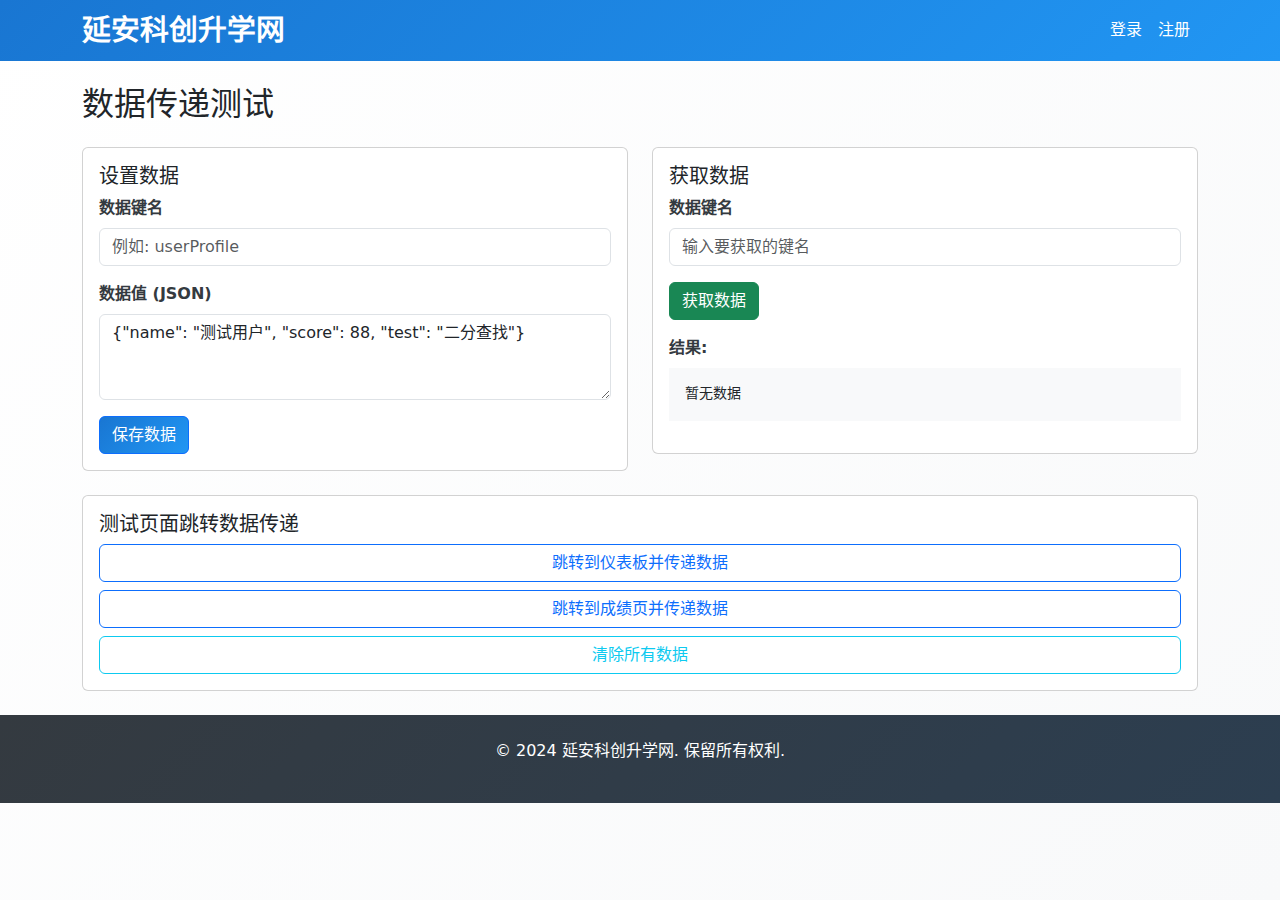
<file: Desktop/Trea开发/python课程/WebCourse/informatics-test-platform/test-data.html>
<!DOCTYPE html>
<html lang="zh-CN">
<head>
    <meta charset="UTF-8">
    <meta name="viewport" content="width=device-width, initial-scale=1.0">
    <title>数据传递测试 - 延安科创升学网</title>
    <link rel="stylesheet" href="src/styles/main.css">
    <link href="https://cdn.jsdelivr.net/npm/bootstrap@5.3.0/dist/css/bootstrap.min.css" rel="stylesheet">
    <link href="https://cdnjs.cloudflare.com/ajax/libs/font-awesome/6.0.0/css/all.min.css" rel="stylesheet">
</head>
<body>
    <header class="header">
        <nav class="navbar navbar-expand-lg navbar-dark bg-primary">
            <div class="container">
                <a class="navbar-brand" href="index.html">
                    <h1 class="site-title">延安科创升学网</h1>
                </a>
                <button class="navbar-toggler" type="button" data-bs-toggle="collapse" data-bs-target="#mainNavigation">
                    <span class="navbar-toggler-icon"></span>
                </button>
                <div class="collapse navbar-collapse" id="mainNavigation">
                    <!-- 导航栏将由JavaScript动态生成 -->
                </div>
            </div>
        </nav>
    </header>

    <main class="main-content py-4">
        <div class="container">
            <h2>数据传递测试</h2>
            
            <div class="row mt-4">
                <div class="col-md-6">
                    <div class="card">
                        <div class="card-body">
                            <h5 class="card-title">设置数据</h5>
                            <div class="mb-3">
                                <label class="form-label">数据键名</label>
                                <input type="text" class="form-control" id="dataKey" placeholder="例如: userProfile">
                            </div>
                            <div class="mb-3">
                                <label class="form-label">数据值 (JSON)</label>
                                <textarea class="form-control" id="dataValue" rows="3" placeholder='{"name": "张三", "score": 95}'>{"name": "测试用户", "score": 88, "test": "二分查找"}</textarea>
                            </div>
                            <button class="btn btn-primary" onclick="setData()">
                                保存数据
                            </button>
                        </div>
                    </div>
                </div>
                
                <div class="col-md-6">
                    <div class="card">
                        <div class="card-body">
                            <h5 class="card-title">获取数据</h5>
                            <div class="mb-3">
                                <label class="form-label">数据键名</label>
                                <input type="text" class="form-control" id="getDataKey" placeholder="输入要获取的键名">
                            </div>
                            <button class="btn btn-success" onclick="getData()">
                                获取数据
                            </button>
                            <div class="mt-3">
                                <label class="form-label">结果:</label>
                                <pre class="bg-light p-3" id="dataResult">暂无数据</pre>
                            </div>
                        </div>
                    </div>
                </div>
            </div>
            
            <div class="row mt-4">
                <div class="col-12">
                    <div class="card">
                        <div class="card-body">
                            <h5 class="card-title">测试页面跳转数据传递</h5>
                            <div class="d-grid gap-2">
                                <button class="btn btn-outline-primary" onclick="goToPageWithData('dashboard.html')">
                                    跳转到仪表板并传递数据
                                </button>
                                <button class="btn btn-outline-primary" onclick="goToPageWithData('results.html')">
                                    跳转到成绩页并传递数据
                                </button>
                                <button class="btn btn-outline-info" onclick="clearAllData()">
                                    清除所有数据
                                </button>
                            </div>
                        </div>
                    </div>
                </div>
            </div>
        </div>
    </main>

    <footer class="footer bg-dark text-white py-4">
        <div class="container text-center">
            <p>&copy; 2024 延安科创升学网. 保留所有权利.</p>
        </div>
    </footer>

    <script src="https://cdn.jsdelivr.net/npm/bootstrap@5.3.0/dist/js/bootstrap.bundle.min.js"></script>
    <script src="src/js/main.js"></script>
    <script>
        function setData() {
            const key = document.getElementById('dataKey').value.trim();
            const value = document.getElementById('dataValue').value.trim();
            
            if (!key) {
                alert('请输入数据键名');
                return;
            }
            
            try {
                const parsedValue = JSON.parse(value);
                if (window.DataManager) {
                    window.DataManager.set(key, parsedValue);
                    alert(`数据保存成功！键名: ${key}`);
                } else {
                    alert('DataManager 未初始化');
                }
            } catch (error) {
                alert('数据格式错误，请输入有效的JSON');
            }
        }
        
        function getData() {
            const key = document.getElementById('getDataKey').value.trim();
            
            if (!key) {
                alert('请输入数据键名');
                return;
            }
            
            if (window.DataManager) {
                const data = window.DataManager.get(key);
                const resultElement = document.getElementById('dataResult');
                
                if (data) {
                    resultElement.textContent = JSON.stringify(data, null, 2);
                    resultElement.classList.remove('text-danger');
                    resultElement.classList.add('text-success');
                } else {
                    resultElement.textContent = '未找到数据或数据已过期';
                    resultElement.classList.remove('text-success');
                    resultElement.classList.add('text-danger');
                }
            } else {
                alert('DataManager 未初始化');
            }
        }
        
        function goToPageWithData(page) {
            const testData = {
                source: 'test-data.html',
                timestamp: new Date().toISOString(),
                message: '这是从测试页面传递的数据',
                user: {
                    name: '测试用户',
                    score: Math.floor(Math.random() * 100)
                }
            };
            
            if (window.DataManager) {
                window.DataManager.set('pageData', testData);
                alert('数据已保存，即将跳转到 ' + page);
                setTimeout(() => {
                    window.location.href = page;
                }, 1000);
            } else {
                alert('DataManager 未初始化');
            }
        }
        
        function clearAllData() {
            if (confirm('确定要清除所有会话数据吗？')) {
                if (window.DataManager) {
                    window.DataManager.clear();
                    alert('所有数据已清除');
                    document.getElementById('dataResult').textContent = '暂无数据';
                } else {
                    alert('DataManager 未初始化');
                }
            }
        }
        
        // 初始化显示当前存储的数据
        document.addEventListener('DOMContentLoaded', function() {
            console.log('数据传递测试页面加载完成');
            if (window.DataManager) {
                console.log('DataManager 已初始化');
            } else {
                console.error('DataManager 未初始化');
            }
        });
    </script>
</body>
</html>
</file>
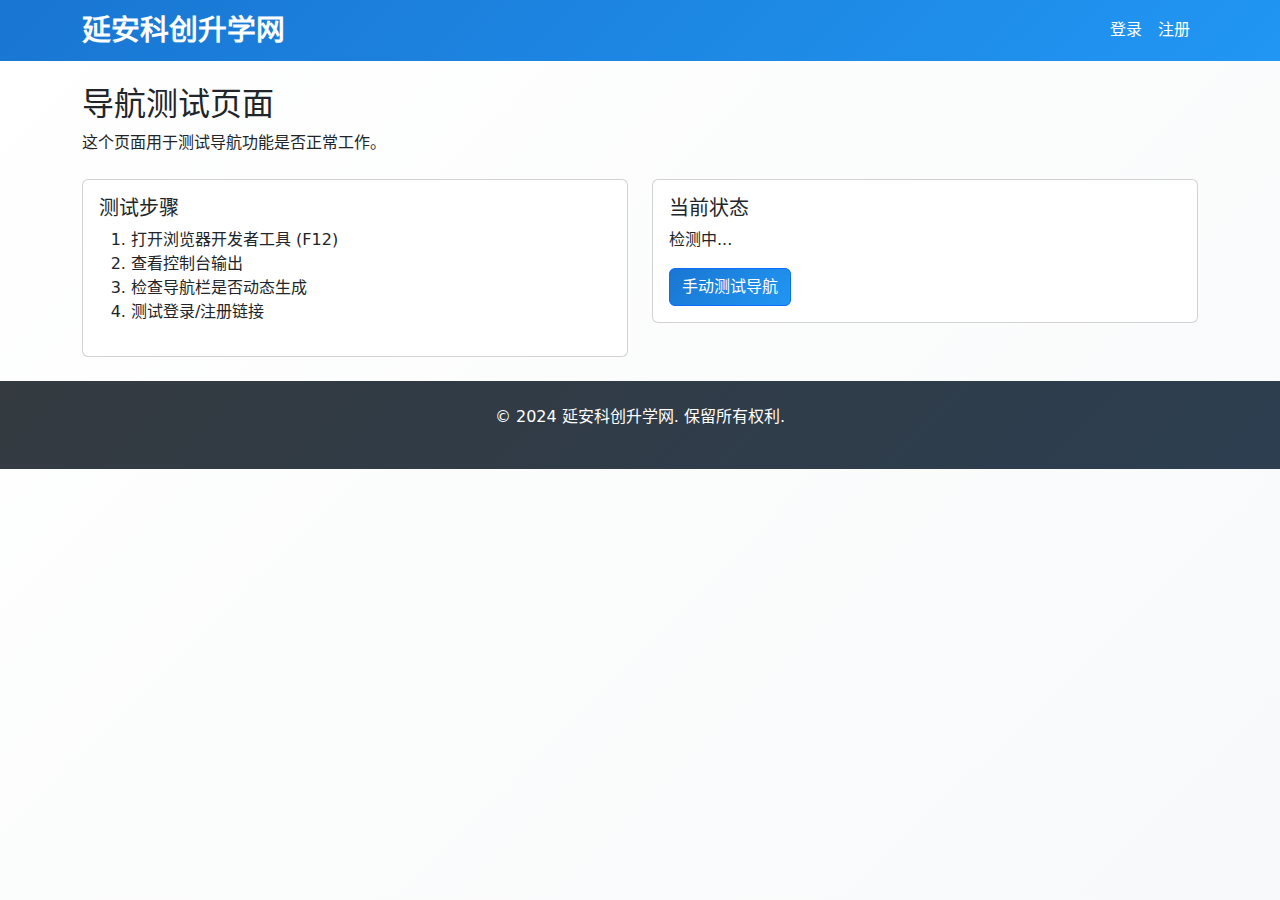
<file: Desktop/Trea开发/python课程/WebCourse/informatics-test-platform/test-nav.html>
<!DOCTYPE html>
<html lang="zh-CN">
<head>
    <meta charset="UTF-8">
    <meta name="viewport" content="width=device-width, initial-scale=1.0">
    <title>导航测试 - 延安科创升学网</title>
    <link rel="stylesheet" href="src/styles/main.css">
    <link href="https://cdn.jsdelivr.net/npm/bootstrap@5.3.0/dist/css/bootstrap.min.css" rel="stylesheet">
    <link href="https://cdnjs.cloudflare.com/ajax/libs/font-awesome/6.0.0/css/all.min.css" rel="stylesheet">
</head>
<body>
    <header class="header">
        <nav class="navbar navbar-expand-lg navbar-dark bg-primary">
            <div class="container">
                <a class="navbar-brand" href="index.html">
                    <h1 class="site-title">延安科创升学网</h1>
                </a>
                <button class="navbar-toggler" type="button" data-bs-toggle="collapse" data-bs-target="#mainNavigation">
                    <span class="navbar-toggler-icon"></span>
                </button>
                <div class="collapse navbar-collapse" id="mainNavigation">
                    <!-- 导航栏将由JavaScript动态生成 -->
                </div>
            </div>
        </nav>
    </header>

    <main class="main-content py-4">
        <div class="container">
            <h2>导航测试页面</h2>
            <p>这个页面用于测试导航功能是否正常工作。</p>
            
            <div class="row mt-4">
                <div class="col-md-6">
                    <div class="card">
                        <div class="card-body">
                            <h5 class="card-title">测试步骤</h5>
                            <ol>
                                <li>打开浏览器开发者工具 (F12)</li>
                                <li>查看控制台输出</li>
                                <li>检查导航栏是否动态生成</li>
                                <li>测试登录/注册链接</li>
                            </ol>
                        </div>
                    </div>
                </div>
                <div class="col-md-6">
                    <div class="card">
                        <div class="card-body">
                            <h5 class="card-title">当前状态</h5>
                            <p id="navStatus">检测中...</p>
                            <button class="btn btn-primary" onclick="testNavigation()">
                                手动测试导航
                            </button>
                        </div>
                    </div>
                </div>
            </div>
        </div>
    </main>

    <footer class="footer bg-dark text-white py-4">
        <div class="container text-center">
            <p>&copy; 2024 延安科创升学网. 保留所有权利.</p>
        </div>
    </footer>

    <script src="https://cdn.jsdelivr.net/npm/bootstrap@5.3.0/dist/js/bootstrap.bundle.min.js"></script>
    <script src="src/js/main.js"></script>
    <script>
        function testNavigation() {
            const authManager = window.authManager;
            if (!authManager) {
                document.getElementById('navStatus').innerHTML = 
                    '<span class="text-danger">authManager 未定义</span>';
                return;
            }
            
            document.getElementById('navStatus').innerHTML = 
                `<span class="text-success">authManager 已加载</span><br>
                 登录状态: ${authManager.isLoggedIn() ? '已登录' : '未登录'}<br>
                 当前用户: ${JSON.stringify(authManager.currentUser)}`;
            
            // 手动触发导航更新
            authManager.updateNavigation();
        }
        
        // 页面加载完成后检查
        document.addEventListener('DOMContentLoaded', function() {
            setTimeout(testNavigation, 1000);
        });
    </script>
</body>
</html>
</file>
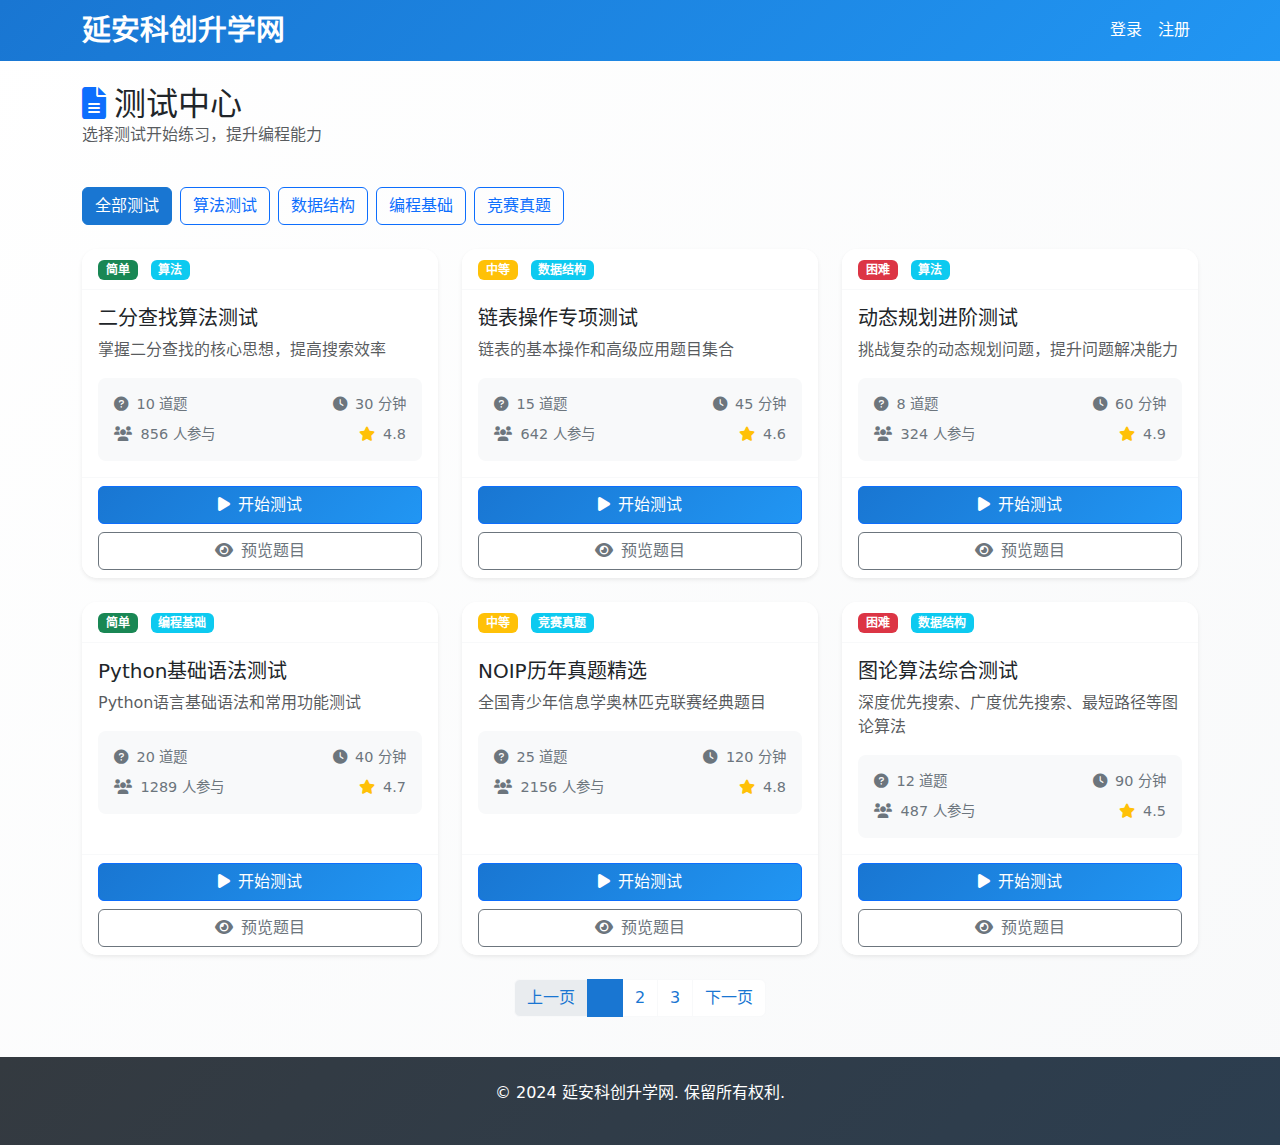
<file: Desktop/Trea开发/python课程/WebCourse/informatics-test-platform/tests.html>
<!DOCTYPE html>
<html lang="zh-CN">
<head>
    <meta charset="UTF-8">
    <meta name="viewport" content="width=device-width, initial-scale=1.0">
    <title>测试中心 - 延安科创升学网</title>
    <link rel="stylesheet" href="src/styles/main.css">
    <link href="https://cdn.jsdelivr.net/npm/bootstrap@5.3.0/dist/css/bootstrap.min.css" rel="stylesheet">
    <link href="https://cdnjs.cloudflare.com/ajax/libs/font-awesome/6.0.0/css/all.min.css" rel="stylesheet">
</head>
<body>
    <header class="header">
        <nav class="navbar navbar-expand-lg navbar-dark bg-primary">
            <div class="container">
                <a class="navbar-brand" href="index.html">
                    <h1 class="site-title">延安科创升学网</h1>
                </a>
                <button class="navbar-toggler" type="button" data-bs-toggle="collapse" data-bs-target="#mainNavigation">
                    <span class="navbar-toggler-icon"></span>
                </button>
                <div class="collapse navbar-collapse" id="mainNavigation">
                    <!-- 导航栏将由JavaScript动态生成 -->
                </div>
            </div>
        </nav>
    </header>

    <main class="main-content py-4">
        <div class="container">
            <!-- 页面标题 -->
            <div class="row mb-4">
                <div class="col-12">
                    <h2 class="mb-0">
                        <i class="fas fa-file-alt me-2 text-primary"></i>测试中心
                    </h2>
                    <p class="text-muted">选择测试开始练习，提升编程能力</p>
                </div>
            </div>

            <!-- 测试分类 -->
            <div class="row mb-4">
                <div class="col-12">
                    <div class="d-flex flex-wrap gap-2">
                        <button class="btn btn-outline-primary active" data-category="all">
                            全部测试
                        </button>
                        <button class="btn btn-outline-primary" data-category="algorithm">
                            算法测试
                        </button>
                        <button class="btn btn-outline-primary" data-category="data-structure">
                            数据结构
                        </button>
                        <button class="btn btn-outline-primary" data-category="programming">
                            编程基础
                        </button>
                        <button class="btn btn-outline-primary" data-category="competition">
                            竞赛真题
                        </button>
                    </div>
                </div>
            </div>

            <!-- 测试卡片网格 -->
            <div class="row">
                <!-- 测试卡片 1 -->
                <div class="col-xl-4 col-md-6 mb-4" data-category="algorithm">
                    <div class="card test-card border-0 shadow-sm h-100">
                        <div class="card-header bg-white">
                            <span class="badge bg-success">简单</span>
                            <span class="badge bg-info ms-2">算法</span>
                        </div>
                        <div class="card-body">
                            <h5 class="card-title">二分查找算法测试</h5>
                            <p class="card-text text-muted">
                                掌握二分查找的核心思想，提高搜索效率
                            </p>
                            <div class="test-info">
                                <div class="d-flex justify-content-between mb-2">
                                    <span><i class="fas fa-question-circle me-1"></i> 10 道题</span>
                                    <span><i class="fas fa-clock me-1"></i> 30 分钟</span>
                                </div>
                                <div class="d-flex justify-content-between">
                                    <span><i class="fas fa-users me-1"></i> 856 人参与</span>
                                    <span><i class="fas fa-star me-1 text-warning"></i> 4.8</span>
                                </div>
                            </div>
                        </div>
                        <div class="card-footer bg-white">
                            <div class="d-grid gap-2">
                                <a href="test-start.html?id=1" class="btn btn-primary">
                                    <i class="fas fa-play me-2"></i>开始测试
                                </a>
                                <a href="test-preview.html?id=1" class="btn btn-outline-secondary">
                                    <i class="fas fa-eye me-2"></i>预览题目
                                </a>
                            </div>
                        </div>
                    </div>
                </div>

                <!-- 测试卡片 2 -->
                <div class="col-xl-4 col-md-6 mb-4" data-category="data-structure">
                    <div class="card test-card border-0 shadow-sm h-100">
                        <div class="card-header bg-white">
                            <span class="badge bg-warning">中等</span>
                            <span class="badge bg-info ms-2">数据结构</span>
                        </div>
                        <div class="card-body">
                            <h5 class="card-title">链表操作专项测试</h5>
                            <p class="card-text text-muted">
                                链表的基本操作和高级应用题目集合
                            </p>
                            <div class="test-info">
                                <div class="d-flex justify-content-between mb-2">
                                    <span><i class="fas fa-question-circle me-1"></i> 15 道题</span>
                                    <span><i class="fas fa-clock me-1"></i> 45 分钟</span>
                                </div>
                                <div class="d-flex justify-content-between">
                                    <span><i class="fas fa-users me-1"></i> 642 人参与</span>
                                    <span><i class="fas fa-star me-1 text-warning"></i> 4.6</span>
                                </div>
                            </div>
                        </div>
                        <div class="card-footer bg-white">
                            <div class="d-grid gap-2">
                                <a href="test-start.html?id=2" class="btn btn-primary">
                                    <i class="fas fa-play me-2"></i>开始测试
                                </a>
                                <a href="test-preview.html?id=2" class="btn btn-outline-secondary">
                                    <i class="fas fa-eye me-2"></i>预览题目
                                </a>
                            </div>
                        </div>
                    </div>
                </div>

                <!-- 测试卡片 3 -->
                <div class="col-xl-4 col-md-6 mb-4" data-category="algorithm">
                    <div class="card test-card border-0 shadow-sm h-100">
                        <div class="card-header bg-white">
                            <span class="badge bg-danger">困难</span>
                            <span class="badge bg-info ms-2">算法</span>
                        </div>
                        <div class="card-body">
                            <h5 class="card-title">动态规划进阶测试</h5>
                            <p class="card-text text-muted">
                                挑战复杂的动态规划问题，提升问题解决能力
                            </p>
                            <div class="test-info">
                                <div class="d-flex justify-content-between mb-2">
                                    <span><i class="fas fa-question-circle me-1"></i> 8 道题</span>
                                    <span><i class="fas fa-clock me-1"></i> 60 分钟</span>
                                </div>
                                <div class="d-flex justify-content-between">
                                    <span><i class="fas fa-users me-1"></i> 324 人参与</span>
                                    <span><i class="fas fa-star me-1 text-warning"></i> 4.9</span>
                                </div>
                            </div>
                        </div>
                        <div class="card-footer bg-white">
                            <div class="d-grid gap-2">
                                <a href="test-start.html?id=3" class="btn btn-primary">
                                    <i class="fas fa-play me-2"></i>开始测试
                                </a>
                                <a href="test-preview.html?id=3" class="btn btn-outline-secondary">
                                    <i class="fas fa-eye me-2"></i>预览题目
                                </a>
                            </div>
                        </div>
                    </div>
                </div>

                <!-- 测试卡片 4 -->
                <div class="col-xl-4 col-md-6 mb-4" data-category="programming">
                    <div class="card test-card border-0 shadow-sm h-100">
                        <div class="card-header bg-white">
                            <span class="badge bg-success">简单</span>
                            <span class="badge bg-info ms-2">编程基础</span>
                        </div>
                        <div class="card-body">
                            <h5 class="card-title">Python基础语法测试</h5>
                            <p class="card-text text-muted">
                                Python语言基础语法和常用功能测试
                            </p>
                            <div class="test-info">
                                <div class="d-flex justify-content-between mb-2">
                                    <span><i class="fas fa-question-circle me-1"></i> 20 道题</span>
                                    <span><i class="fas fa-clock me-1"></i> 40 分钟</span>
                                </div>
                                <div class="d-flex justify-content-between">
                                    <span><i class="fas fa-users me-1"></i> 1289 人参与</span>
                                    <span><i class="fas fa-star me-1 text-warning"></i> 4.7</span>
                                </div>
                            </div>
                        </div>
                        <div class="card-footer bg-white">
                            <div class="d-grid gap-2">
                                <a href="test-start.html?id=4" class="btn btn-primary">
                                    <i class="fas fa-play me-2"></i>开始测试
                                </a>
                                <a href="test-preview.html?id=4" class="btn btn-outline-secondary">
                                    <i class="fas fa-eye me-2"></i>预览题目
                                </a>
                            </div>
                        </div>
                    </div>
                </div>

                <!-- 测试卡片 5 -->
                <div class="col-xl-4 col-md-6 mb-4" data-category="competition">
                    <div class="card test-card border-0 shadow-sm h-100">
                        <div class="card-header bg-white">
                            <span class="badge bg-warning">中等</span>
                            <span class="badge bg-info ms-2">竞赛真题</span>
                        </div>
                        <div class="card-body">
                            <h5 class="card-title">NOIP历年真题精选</h5>
                            <p class="card-text text-muted">
                                全国青少年信息学奥林匹克联赛经典题目
                            </p>
                            <div class="test-info">
                                <div class="d-flex justify-content-between mb-2">
                                    <span><i class="fas fa-question-circle me-1"></i> 25 道题</span>
                                    <span><i class="fas fa-clock me-1"></i> 120 分钟</span>
                                </div>
                                <div class="d-flex justify-content-between">
                                    <span><i class="fas fa-users me-1"></i> 2156 人参与</span>
                                    <span><i class="fas fa-star me-1 text-warning"></i> 4.8</span>
                                </div>
                            </div>
                        </div>
                        <div class="card-footer bg-white">
                            <div class="d-grid gap-2">
                                <a href="test-start.html?id=5" class="btn btn-primary">
                                    <i class="fas fa-play me-2"></i>开始测试
                                </a>
                                <a href="test-preview.html?id=5" class="btn btn-outline-secondary">
                                    <i class="fas fa-eye me-2"></i>预览题目
                                </a>
                            </div>
                        </div>
                    </div>
                </div>

                <!-- 测试卡片 6 -->
                <div class="col-xl-4 col-md-6 mb-4" data-category="data-structure">
                    <div class="card test-card border-0 shadow-sm h-100">
                        <div class="card-header bg-white">
                            <span class="badge bg-danger">困难</span>
                            <span class="badge bg-info ms-2">数据结构</span>
                        </div>
                        <div class="card-body">
                            <h5 class="card-title">图论算法综合测试</h5>
                            <p class="card-text text-muted">
                                深度优先搜索、广度优先搜索、最短路径等图论算法
                            </p>
                            <div class="test-info">
                                <div class="d-flex justify-content-between mb-2">
                                    <span><i class="fas fa-question-circle me-1"></i> 12 道题</span>
                                    <span><i class="fas fa-clock me-1"></i> 90 分钟</span>
                                </div>
                                <div class="d-flex justify-content-between">
                                    <span><i class="fas fa-users me-1"></i> 487 人参与</span>
                                    <span><i class="fas fa-star me-1 text-warning"></i> 4.5</span>
                                </div>
                            </div>
                        </div>
                        <div class="card-footer bg-white">
                            <div class="d-grid gap-2">
                                <a href="test-start.html?id=6" class="btn btn-primary">
                                    <i class="fas fa-play me-2"></i>开始测试
                                </a>
                                <a href="test-preview.html?id=6" class="btn btn-outline-secondary">
                                    <i class="fas fa-eye me-2"></i>预览题目
                                </a>
                            </div>
                        </div>
                    </div>
                </div>
            </div>

            <!-- 分页 -->
            <div class="row">
                <div class="col-12">
                    <nav aria-label="Page navigation">
                        <ul class="pagination justify-content-center">
                            <li class="page-item disabled">
                                <a class="page-link" href="#" tabindex="-1">上一页</a>
                            </li>
                            <li class="page-item active">
                                <a class="page-link" href="#">1</a>
                            </li>
                            <li class="page-item">
                                <a class="page-link" href="#">2</a>
                            </li>
                            <li class="page-item">
                                <a class="page-link" href="#">3</a>
                            </li>
                            <li class="page-item">
                                <a class="page-link" href="#">下一页</a>
                            </li>
                        </ul>
                    </nav>
                </div>
            </div>
        </div>
    </main>

    <footer class="footer bg-dark text-white py-4">
        <div class="container text-center">
            <p>&copy; 2024 延安科创升学网. 保留所有权利.</p>
        </div>
    </footer>

    <script src="https://cdn.jsdelivr.net/npm/bootstrap@5.3.0/dist/js/bootstrap.bundle.min.js"></script>
    <script src="src/js/main.js"></script>
    <script>
        // 测试页面特定功能
        document.addEventListener('DOMContentLoaded', function() {
            // 分类筛选
            const categoryButtons = document.querySelectorAll('[data-category]');
            const testCards = document.querySelectorAll('.test-card');
            
            categoryButtons.forEach(button => {
                button.addEventListener('click', function() {
                    // 移除所有按钮的active类
                    categoryButtons.forEach(btn => btn.classList.remove('active'));
                    // 为当前按钮添加active类
                    this.classList.add('active');
                    
                    const category = this.getAttribute('data-category');
                    filterTests(category);
                });
            });
            
            function filterTests(category) {
                testCards.forEach(card => {
                    const cardCategory = card.parentElement.getAttribute('data-category');
                    if (category === 'all' || category === cardCategory) {
                        card.parentElement.style.display = 'block';
                    } else {
                        card.parentElement.style.display = 'none';
                    }
                });
            }
            
            // 测试卡片悬停效果
            testCards.forEach(card => {
                card.addEventListener('mouseenter', function() {
                    this.style.transform = 'translateY(-5px)';
                    this.style.boxShadow = '0 10px 30px rgba(25, 118, 210, 0.2)';
                });
                
                card.addEventListener('mouseleave', function() {
                    this.style.transform = 'translateY(0)';
                    this.style.boxShadow = '0 5px 20px rgba(0, 0, 0, 0.08)';
                });
            });
        });
    </script>

    <style>
        .test-card {
            transition: all 0.3s ease;
            border-radius: 15px;
        }
        
        .test-card:hover {
            transform: translateY(-5px);
            box-shadow: 0 10px 30px rgba(25, 118, 210, 0.2) !important;
        }
        
        .test-card .card-header {
            border-radius: 15px 15px 0 0 !important;
            border-bottom: 1px solid var(--gray-light);
        }
        
        .test-card .card-footer {
            border-radius: 0 0 15px 15px !important;
            border-top: 1px solid var(--gray-light);
        }
        
        .test-info {
            background-color: var(--gray-light);
            padding: 1rem;
            border-radius: 8px;
            margin-top: 1rem;
        }
        
        .test-info span {
            font-size: 0.9rem;
            color: var(--gray);
        }
        
        .btn-outline-primary.active {
            background-color: var(--primary-blue);
            color: var(--white);
            border-color: var(--primary-blue);
        }
        
        .pagination .page-link {
            color: var(--primary-blue);
            border: 1px solid var(--gray-light);
        }
        
        .pagination .page-item.active .page-link {
            background-color: var(--primary-blue);
            border-color: var(--primary-blue);
        }
    </style>
</body>
</html>
</file>
<file: Desktop/Trea开发/python课程/WebCourse/informatics-test-platform/src/styles/main.css>
/* 延安科创升学网 - 蓝白主题样式 */

:root {
    --primary-blue: #1976d2;
    --primary-blue-dark: #1565c0;
    --primary-blue-light: #42a5f5;
    --secondary-blue: #2196f3;
    --accent-blue: #03a9f4;
    --white: #ffffff;
    --gray-light: #f8f9fa;
    --gray: #6c757d;
    --gray-dark: #343a40;
    --success: #28a745;
    --danger: #dc3545;
    --warning: #ffc107;
    --info: #17a2b8;
}

/* 基础重置 */
* {
    margin: 0;
    padding: 0;
    box-sizing: border-box;
}

body {
    font-family: -apple-system, BlinkMacSystemFont, 'Segoe UI', 'Roboto', 'Helvetica Neue', Arial, sans-serif;
    line-height: 1.6;
    color: var(--gray-dark);
    background: linear-gradient(135deg, var(--white) 0%, var(--gray-light) 100%);
    min-height: 100vh;
}

/* 导航栏样式 */
.navbar-brand .site-title {
    font-size: 1.8rem;
    font-weight: bold;
    color: var(--white);
    margin: 0;
}

.bg-primary {
    background: linear-gradient(135deg, var(--primary-blue) 0%, var(--secondary-blue) 100%) !important;
}

.navbar-dark .navbar-nav .nav-link {
    color: var(--white) !important;
    font-weight: 500;
    transition: opacity 0.3s ease;
}

.navbar-dark .navbar-nav .nav-link:hover {
    opacity: 0.8;
}

/* 主内容区域 */
.main-content {
    flex: 1;
}

/* 英雄区域 */
.hero-section {
    padding: 4rem 0;
    background: var(--white);
}

.min-vh-80 {
    min-height: 80vh;
}

.hero-title {
    font-size: 3rem;
    font-weight: bold;
    color: var(--primary-blue);
    margin-bottom: 1.5rem;
}

.hero-description {
    font-size: 1.2rem;
    color: var(--gray);
    margin-bottom: 2rem;
    line-height: 1.8;
}

.hero-buttons {
    margin-top: 2rem;
}

.btn-primary {
    background: linear-gradient(135deg, var(--primary-blue) 0%, var(--secondary-blue) 100%);
    border: none;
    border-radius: 8px;
    padding: 12px 30px;
    font-weight: 600;
    transition: all 0.3s ease;
}

.btn-primary:hover {
    transform: translateY(-2px);
    box-shadow: 0 4px 15px rgba(25, 118, 210, 0.3);
}

.btn-outline-primary {
    border: 2px solid var(--primary-blue);
    color: var(--primary-blue);
    border-radius: 8px;
    padding: 10px 28px;
    font-weight: 600;
    transition: all 0.3s ease;
}

.btn-outline-primary:hover {
    background: var(--primary-blue);
    color: var(--white);
    transform: translateY(-2px);
}

.placeholder-image {
    text-align: center;
    padding: 3rem;
    background: linear-gradient(135deg, var(--gray-light) 0%, var(--white) 100%);
    border-radius: 20px;
    box-shadow: 0 10px 30px rgba(0, 0, 0, 0.1);
}

/* 特性区域 */
.features-section {
    background: linear-gradient(135deg, var(--white) 0%, var(--gray-light) 100%);
}

.feature-card {
    padding: 2rem;
    background: var(--white);
    border-radius: 15px;
    box-shadow: 0 5px 20px rgba(0, 0, 0, 0.08);
    transition: all 0.3s ease;
    height: 100%;
}

.feature-card:hover {
    transform: translateY(-5px);
    box-shadow: 0 10px 30px rgba(25, 118, 210, 0.15);
}

.feature-card h4 {
    color: var(--primary-blue);
    margin-bottom: 1rem;
}

.feature-card p {
    color: var(--gray);
}

/* 表单样式 */
.auth-container {
    min-height: 100vh;
    display: flex;
    align-items: center;
    justify-content: center;
    background: linear-gradient(135deg, var(--primary-blue-light) 0%, var(--primary-blue) 50%, var(--primary-blue-dark) 100%);
    padding: 2rem;
}

.auth-card {
    background: var(--white);
    border-radius: 20px;
    box-shadow: 0 20px 40px rgba(0, 0, 0, 0.1);
    padding: 3rem;
    width: 100%;
    max-width: 400px;
}

.auth-logo {
    text-align: center;
    margin-bottom: 2rem;
}

.auth-logo h2 {
    color: var(--primary-blue);
    font-weight: bold;
    margin-bottom: 0.5rem;
}

.auth-logo p {
    color: var(--gray);
}

.form-control {
    border: 2px solid #e9ecef;
    border-radius: 8px;
    padding: 12px 16px;
    font-size: 1rem;
    transition: all 0.3s ease;
}

.form-control:focus {
    border-color: var(--primary-blue);
    box-shadow: 0 0 0 0.2rem rgba(25, 118, 210, 0.25);
}

.form-label {
    font-weight: 600;
    color: var(--gray-dark);
    margin-bottom: 0.5rem;
}

/* 页脚 */
.footer {
    background: linear-gradient(135deg, var(--gray-dark) 0%, #2c3e50 100%);
    margin-top: auto;
}

/* 响应式设计 */
@media (max-width: 768px) {
    .hero-title {
        font-size: 2.2rem;
    }
    
    .hero-description {
        font-size: 1.1rem;
    }
    
    .auth-card {
        padding: 2rem;
        margin: 1rem;
    }
    
    .feature-card {
        margin-bottom: 1rem;
    }
}

/* 工具类 */
.text-primary {
    color: var(--primary-blue) !important;
}

.bg-gradient-blue {
    background: linear-gradient(135deg, var(--primary-blue) 0%, var(--secondary-blue) 100%);
}

.shadow-custom {
    box-shadow: 0 10px 30px rgba(25, 118, 210, 0.15);
}
</file>
